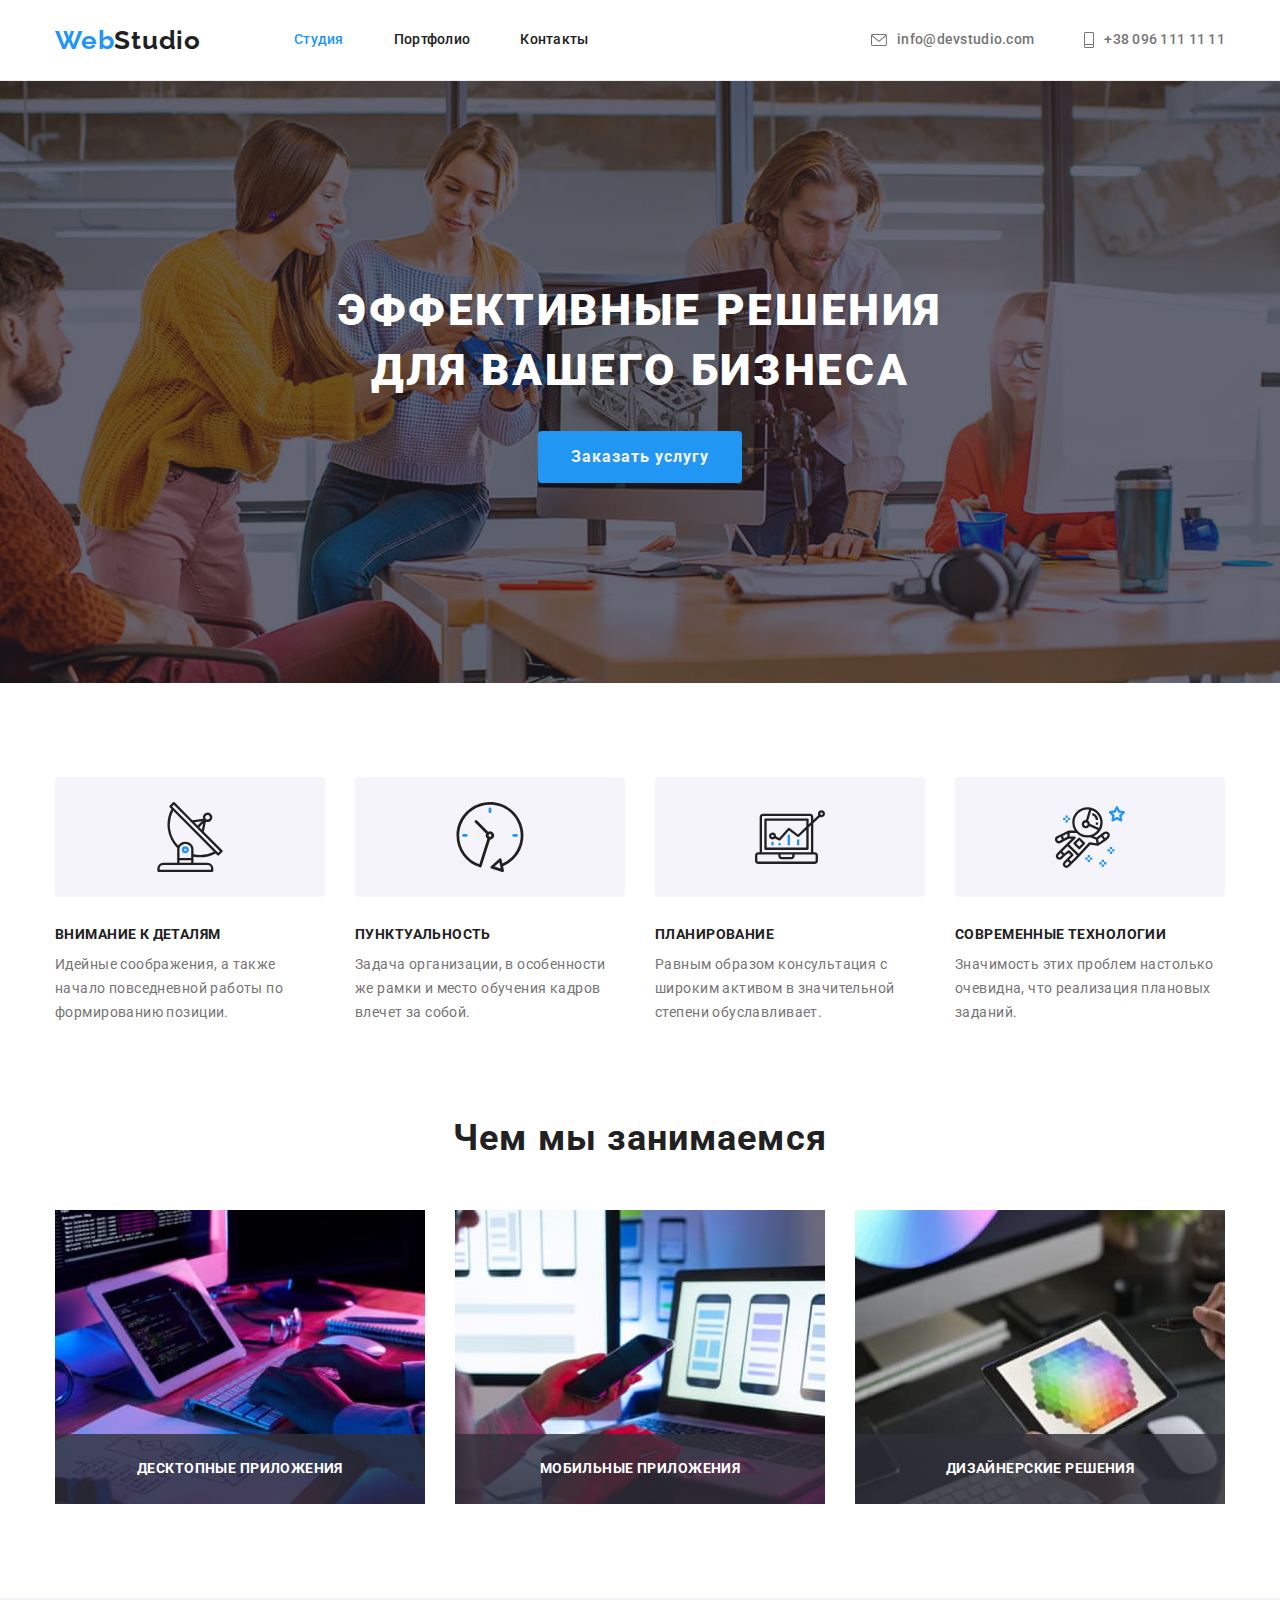
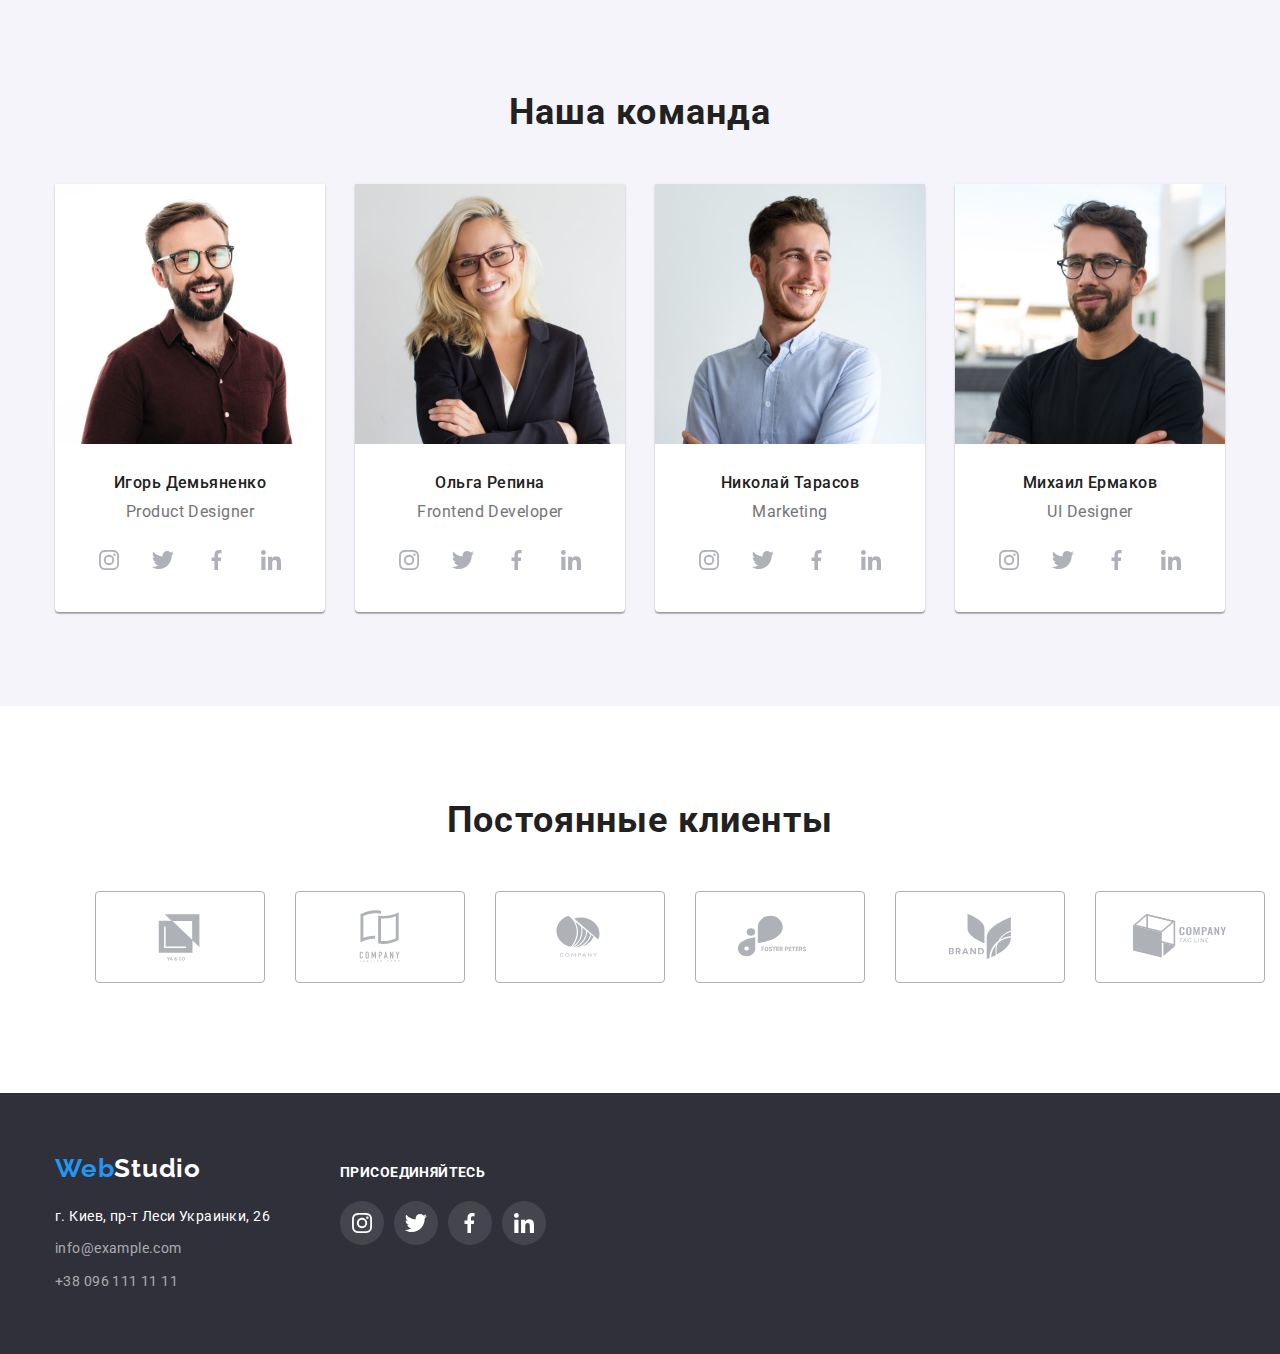
<file: index.html>
<!DOCTYPE html>
<html lang="en">

<head>
    <meta charset="UTF-8">
    <meta http-equiv="X-UA-Compatible" content="IE=edge">
    <meta name="viewport" content="width=device-width, initial-scale=1.0">
    <title>Document</title>
<link rel="preconnect" href="https://fonts.googleapis.com">
<link rel="preconnect" href="https://fonts.gstatic.com" crossorigin>
<link href="https://fonts.googleapis.com/css2?family=Raleway:wght@700&family=Roboto:wght@400;500;700;900&display=swap"
    rel="stylesheet">
        <link rel="stylesheet" href="https://cdnjs.cloudflare.com/ajax/libs/modern-normalize/1.1.0/modern-normalize.min.css">
    <link rel="stylesheet" href="./css/styles.css">
   
</head>

<body>

<!-- Шапка -->

    <header class="header nopadding">
        <div class="container header-inner">
            <nav class="main-nav">
                <a href="" class="logo"><span class="logo-web">Web</span><span class="logo-studio">Studio</span></a>
                <ul class="site-nav list">
                    <li class="item"><a href="./index.html" class="link current">Студия</a></li>
                    <li class="item"><a href="./portfolio.html" class="link">Портфолио</a></li>
                    <li class="item"><a href="" class="link">Контакты</a></li>
                </ul>
            </nav>
            <ul class="cont-nav list">
                <li class="item"><a href="info@devstudio.com" class="link">
                    <svg class="item-icon envelope">
                        <use href="images/symbol-defs.svg#icon-envelope"></use>
                    </svg>
                    info@devstudio.com</a>
                </li>
    
                <li class="item"><a href="380961111111" class="link">
                    <svg class="item-icon tel">
                        <use href="images/symbol-defs.svg#icon-Tel"></use>
                    </svg>
                    +38 096 111 11 11</a></li>
            </ul>
        </div>
    </header>
    <main>
        <!-- Герой -->
        <section class="hero">
            <div class="container">
            <h1 class="hero-title">Эффективные решения <br>для вашего бизнеса</h1>
            <button class="button">Заказать услугу</button>
            </div>
        </section>
          
          <!-- Примеры работ -->
        
            <section class="section-padding">
                <div class="container">
                <ul class="section-one">
                    <li class="section-li vector">
                        <div class="background-context">
                            <svg class="background-image">
                                <use href="images/symbol-defs.svg#icon-Vector"></use>
                            </svg>
                        </div>
                        <h3 class="section-title">Внимание к деталям</h3>
                        <p class="p">
                            Идейные соображения, а также начало повседневной работы по формированию позиции.
                        </p>
                    
                    </li>
                    <li class="section-li clock">
                        <div class="background-context">
                            <svg class="background-image">
                                <use href="images/symbol-defs.svg#icon-Clock"></use>
                            </svg>
                        </div>
                        <h3 class="section-title">Пунктуальность</h3>
                        <p class="p">
                            Задача организации, в особенности же рамки и место обучения кадров влечет за собой.
                        </p>
                    </li>
                    <li class="section-li tv">
                        <div class="background-context">
                            <svg class="background-image">
                                <use href="images/symbol-defs.svg#icon-tv"></use>
                            </svg>
                        </div>
                        <h3 class="section-title">Планирование</h3>
                        <p class="p">Равным образом консультация с широким активом в значительной степени обуславливает.
                        </p>
                    
                    </li>
                    <li class="section-li astronaut">
                        <div class="background-context">
                            <svg class="background-image">
                                <use href="images/symbol-defs.svg#icon-astronaut"></use>
                            </svg>
                        </div>
                        <h3 class="section-title">Современные технологии</h3>
                        <p class="p">
                            Значимость этих проблем настолько очевидна, что реализация плановых заданий.
                        </p>
                    </li>
                </ul>
           
            </section>
            </div>
        <!-- Вторая секция -->
        
        <section class="section-works">
            <div class="container">
            <h2 class="section-title-two">Чем мы занимаемся</h2>
            <ul class="images">
                <li class="item images">
                    <img src="./images/img-one.jpg" alt="example" width="370">
                 <div class="position">
                     <p class="position-title">Десктопные приложения</p>
                 </div>
                </li>
                <li class="item images">
                    <img src="./images/img-two.jpg" alt="example" width="370">
                    <div class="position">
                     <p class="position-title">Мобильные приложения</p>
                 </div>
                </li>

                <li class="item images">
                    <img src="./images/img-three.jpg" alt="example" width="370">
                    <div class="position">
                     <p class="position-title">Дизайнерские решения</p>
                 </div>
                </li>
            </ul>

        </section>
        </div>
        <!-- Третья секция -->
       
        <section class="section-color">
            <div class="container">
          <h2 class="section-title-second">Наша команда</h2>
            <ul class="two">
                <li class="bgc">
                    <img src="./images/img-01.jpg" alt="example" width="270" class="images-one">
                   <div class="div">
                        <h3 class="section-title-three">Игорь Демьяненко</h3>
                        <p class="paragraph">Product Designer</p>
                        <ul class="social-links">
                     <li>
                        <a href="https://www.instagram.com" class="link" aria-label="Instagram">
                            <svg class="link-icon" height="20">
                                <use href="./images/symbol-defs.svg#icon-instagram"></use>
                            </svg>
                        </a>
                     </li>
                     <li>
                         <a href="https://twitter.com/?lang=ru" class="link" aria-label="Twitter">
                        <svg class="link-icon" height="20">
                            <use href="./images/symbol-defs.svg#icon-Twitter"></use>
                        </svg>
                    </a>
                    </li>
                    <li>
                        <a href="https://www.facebook.com" class="link" aria-label="Facebook">
                            <svg class="link-icon" height="20">
                                <use href="./images/symbol-defs.svg#icon-Facebook"></use>
                            </svg>
                        </a>
                    </li>
                    <li>
                        <a href="https://www.instagram.com" class="link" aria-label="Linkedin">
                            <svg class="link-icon" height="20">
                                <use href="./images/symbol-defs.svg#icon-linkedin"></use>
                            </svg>
                        </a>
                    </li>
                 </ul>

                   </div>
                   
                 
                <li class="bgc">
                   <img src="./images/img-02.jpg" alt="example" width="270" class="images-two">
                    <div class="div">
                        <h3 class="section-title-three">Ольга Репина</h3>
                        <p class="paragraph">Frontend Developer</p>
                        <ul class="social-links">
                        <li>
                            <a href="https://www.instagram.com" class="link" aria-label="Instagram">
                                <svg class="link-icon" height="20">
                                    <use href="./images/symbol-defs.svg#icon-instagram"></use>
                                </svg>
                            </a>
                        </li>
                        <li>
                            <a href="https://twitter.com/?lang=ru" class="link" aria-label="Twitter">
                                <svg class="link-icon" height="20">
                                    <use href="./images/symbol-defs.svg#icon-Twitter"></use>
                                </svg>
                            </a>
                        </li>
                        <li>
                            <a href="https://www.facebook.com" class="link" aria-label="Facebook">
                                <svg class="link-icon" height="20">
                                    <use href="./images/symbol-defs.svg#icon-Facebook"></use>
                                </svg>
                            </a>
                        </li>
                        <li>
                            <a href="https://www.instagram.com" class="link" aria-label="Linkedin">
                                <svg class="link-icon"height="20">
                                    <use href="./images/symbol-defs.svg#icon-linkedin"></use>
                                </svg>
                            </a>
                        </li
                    </ul>
                    </div>
                    
                    
                </li>
                    <li class="bgc">
                       <img src="./images/img-03.jpg" alt="example" width="270" class="images-three">
                       <div class="div">
                            <h3 class="section-title-three">Николай Тарасов</h3>
                            <p class="paragraph">Marketing</p>
                            <ul class="social-links">
                        <li>
                            <a href="https://www.instagram.com" class="link" aria-label="Instagram">
                                <svg class="link-icon"  height="20">
                                    <use href="./images/symbol-defs.svg#icon-instagram"></use>
                                </svg>
                            </a>
                        </li>
                        <li>
                            <a href="https://twitter.com/?lang=ru" class="link" aria-label="Twitter">
                                <svg class="link-icon" height="20">
                                    <use href="./images/symbol-defs.svg#icon-Twitter"></use>
                                </svg>
                            </a>
                        </li>
                        <li>
                            <a href="https://www.facebook.com" class="link" aria-label="Facebook">
                                <svg class="link-icon" height="20">
                                    <use href="./images/symbol-defs.svg#icon-Facebook"></use>
                                </svg>
                            </a>
                        </li>
                        <li>
                            <a href="https://www.instagram.com" class="link" aria-label="Linkedin">
                                <svg class="link-icon" height="20">
                                    <use href="./images/symbol-defs.svg#icon-linkedin"></use>
                                </svg>
                            </a>
                        </li>
                    </ul>
                       </div>
                    </li>

                    <li class="bgc">
                        <img src="./images/img-04.jpg" alt="example" width="270" class="images-four">
                       <div class="div">
                            <h3 class="section-title-three">Михаил Ермаков</h3>
                            <p class="paragraph">UI Designer</p>
                            <ul class="social-links">
                        <li>
                            <a href="https://www.instagram.com" class="link" aria-label="Instagram">
                                <svg class="link-icon" height="20">
                                    <use href="./images/symbol-defs.svg#icon-instagram"></use>
                                </svg>
                            </a>
                        </li>
                        <li>
                            <a href="https://twitter.com/?lang=ru" class="link" aria-label="Twitter">
                                <svg class="link-icon" height="20">
                                    <use href="./images/symbol-defs.svg#icon-Twitter"></use>
                                </svg>
                            </a>
                        </li>
                        <li>
                            <a href="https://www.facebook.com" class="link" aria-label="Facebook">
                                <svg class="link-icon" height="20">
                                    <use href="./images/symbol-defs.svg#icon-Facebook"></use>
                                </svg>
                            </a>
                        </li>
                        <li>
                            <a href="https://www.instagram.com" class="link" aria-label="Linkedin">
                                <svg class="link-icon"  height="20">
                                    <use href="./images/symbol-defs.svg#icon-linkedin"></use>
                                </svg>
                            </a>
                        </li>
                    </ul>
                       </div>
                    
                    </li>
                    </ul>
                </section>

                <section class="padding-clients">
                    <div class="container permanent-clients">
                        <h2 class="section-title-second">Постоянные клиенты</h2>
                        <ul class="clients">
                            <li class="clients-image">
                                <a href="" class="clients-link">
                                    <svg class="clients-logo" width="106" height="60">
                                        <use href="images/symbol-defs.svg#icon-Logo"></use>
                                    </svg>
                                </a>
                            </li>
                            <li class="clients-image">
                                <a href="" class="clients-link">
                                    <svg class="clients-logo" width="106" height="60">
                                        <use href="images/symbol-defs.svg#icon-Logo-two"></use>
                                    </svg>
                                </a>
                            </li>
                            <li class="clients-image">
                                <a href="" class="clients-link">
                                    <svg class="clients-logo" width="106" height="60">
                                        <use href="images/symbol-defs.svg#icon-Logo-three"></use>
                                    </svg>
                                </a>
                            </li>
                            <li class="clients-image">
                                <a href="" class="clients-link">
                                    <svg class="clients-logo" width="106" height="60">
                                        <use href="images/symbol-defs.svg#icon-Logo-four"></use>
                                    </svg>
                                </a>
                            </li>
                            <li class="clients-image">
                                <a href="" class="clients-link">
                                    <svg class="clients-logo" width="106" height="60">
                                        <use href="images/symbol-defs.svg#icon-Logo-five"></use>
                                    </svg>
                                </a>
                            </li>
                            <li class="clients-image">
                                <a href="" class="clients-link">
                                    <svg class="clients-logo" width="106" height="60">
                                        <use href="images/symbol-defs.svg#icon-Logo-six"></use>
                                    </svg>
                                </a>
                            </li>
                            
                            
                        </ul>
                    </div>
                </section>

            
    </main>

   
    <footer class="footer">
        <div class="container footer-distance">
        <div>
        <a href="" class="logo"><span class="logo-web">Web</span><span class="logo-studio-two">Studio</span></a>
         
<address class="add">
    <p class="direction">г. Киев, пр-т Леси Украинки, 26</p>
    <ul class="adress-nav">
        <li class="margin"><a href="info@example.com" class="adress-link margin">info@example.com</a></li>
        <li><a href="+380961111111" class="adress-link" >+38 096 111 11 11</a></li>
    </ul>
</address>
</div>

<div class="footer-links">
    <h2 class="join">Присоединяйтесь</h2>
    <ul class="social-links footer-icon">
                        <li>
                            <a href="https://www.instagram.com" class="link footer-bgc" aria-label="Instagram">
                                <svg class="link-icon-footer" height="20">
                                    <use href="./images/symbol-defs.svg#icon-instagram"></use>
                                </svg>
                            </a>
                        </li>
                        <li>
                            <a href="https://twitter.com/?lang=ru" class="link footer-bgc" aria-label="Twitter">
                                <svg class="link-icon-footer" height="20">
                                    <use href="./images/symbol-defs.svg#icon-Twitter"></use>
                                </svg>
                            </a>
                        </li>
                        <li>
                            <a href="https://www.facebook.com" class="link footer-bgc" aria-label="Facebook">
                                <svg class="link-icon-footer" height="20">
                                    <use href="./images/symbol-defs.svg#icon-Facebook"></use>
                                </svg>
                            </a>
                        </li>
                        <li>
                            <a href="https://www.instagram.com" class="link footer-bgc" aria-label="Linkedin">
                                <svg class="link-icon-footer" height="20">
                                    <use href="./images/symbol-defs.svg#icon-linkedin"></use>
                                </svg>
                            </a>
                        </li>
                    </ul>
</div>
</div>
    </footer>
    
    
</body>

</html>
</file>
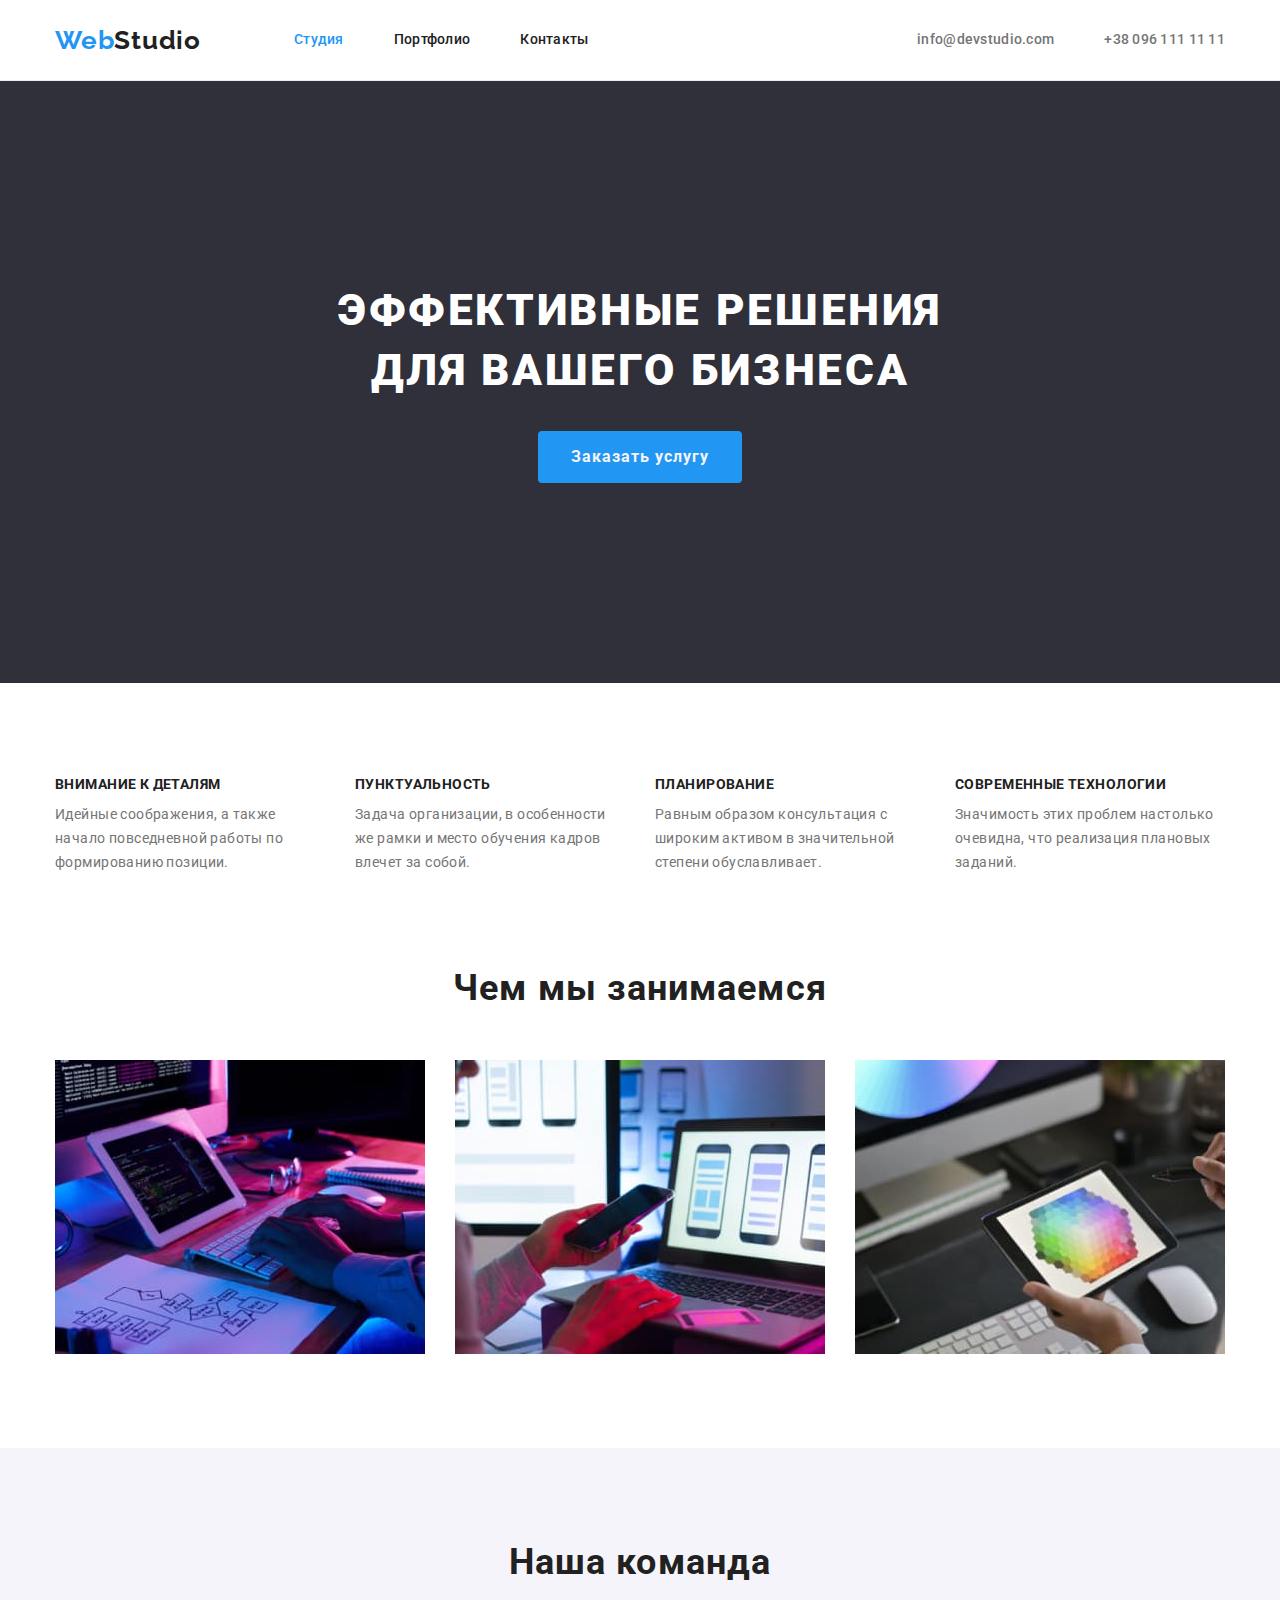
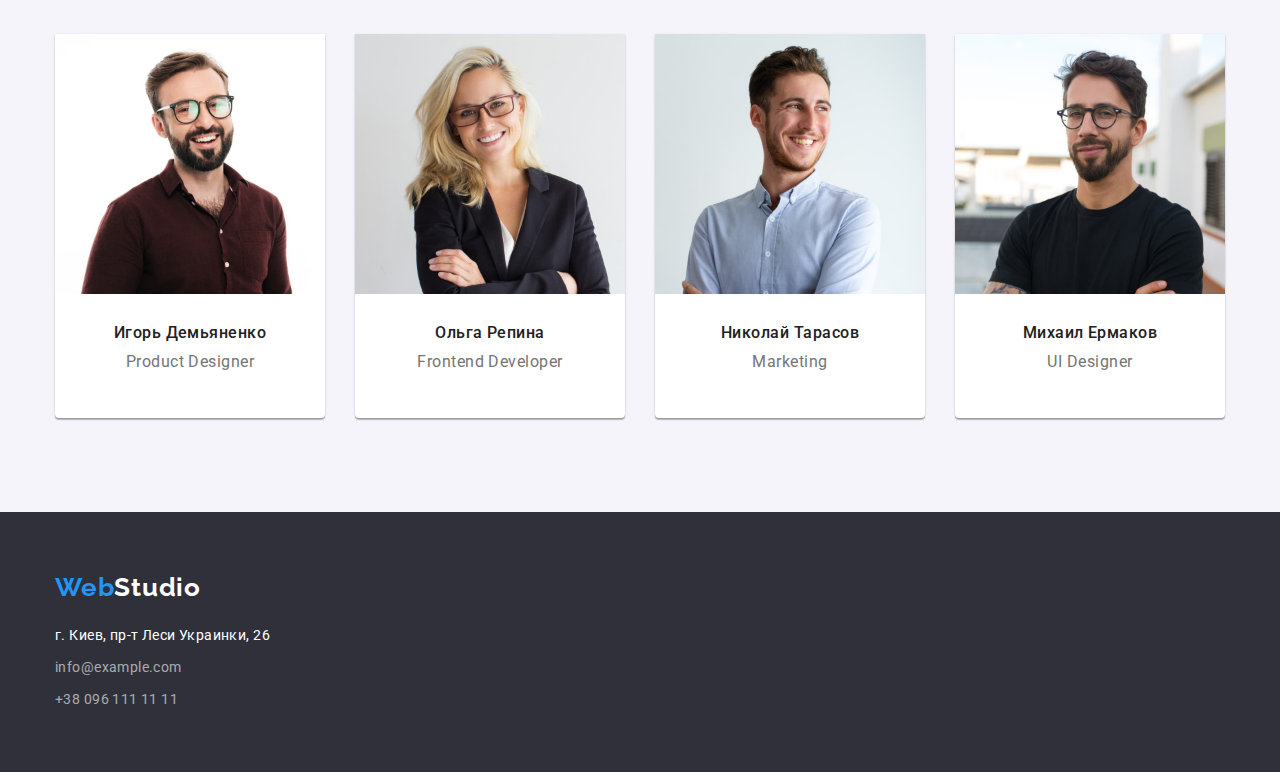
<file: goit-markup-hw-03-main/index.html>
<!DOCTYPE html>
<html lang="en">

<head>
    <meta charset="UTF-8">
    <meta http-equiv="X-UA-Compatible" content="IE=edge">
    <meta name="viewport" content="width=device-width, initial-scale=1.0">
    <title>Document</title>
<link rel="preconnect" href="https://fonts.googleapis.com">
<link rel="preconnect" href="https://fonts.gstatic.com" crossorigin>
<link href="https://fonts.googleapis.com/css2?family=Raleway:wght@700&family=Roboto:wght@400;500;700;900&display=swap"
    rel="stylesheet">
        <link rel="stylesheet" href="https://cdnjs.cloudflare.com/ajax/libs/modern-normalize/1.1.0/modern-normalize.min.css">
    <link rel="stylesheet" href="./css/styles.css">
   
</head>

<body>

<!-- Шапка -->

    <header class="header nopadding">
        <div class="container">
            <div class="header-inner">
                <nav class="main-nav">
                    <a href="" class="logo"><span class="logo-web">Web</span><span class="logo-studio">Studio</span></a>
                    <ul class="site-nav list">
                        <li class="item"><a href="./index.html" class="link current">Студия</a></li>
                        <li class="item"><a href="./portfolio.html" class="link">Портфолио</a></li>
                        <li class="item"><a href="" class="link">Контакты</a></li>
                    </ul>
                </nav>
                <ul class="cont-nav list">
                    <li class="item"><a href="info@devstudio.com" class="link">info@devstudio.com</a></li>
                    <li class="item"><a href="380961111111" class="link">+38 096 111 11 11</a></li>
                </ul>
            </div>
        </div>
    </header>
 
    <main>
        <!-- Герой -->
        <section class="hero">
            <div class="container">
            <h1 class="hero-title">Эффективные решения <br>для вашего бизнеса</h1>
            <button class="button">Заказать услугу</button>
            </div>
        </section>
          
          <!-- Примеры работ -->
        
            <section class="section-padding">
                <div class="container">
                <ul class="section-one">
                    <li class="section-li">
                        <h3 class="section-title">Внимание к деталям</h3>
                        <p class="p">
                            Идейные соображения, а также начало повседневной работы по формированию позиции.
                        </p>
                    
                    </li>
                    <li class="section-li">
                        <h3 class="section-title">Пунктуальность</h3>
                        <p class="p">
                            Задача организации, в особенности же рамки и место обучения кадров влечет за собой.
                        </p>
                    </li>
                    <li class="section-li">
                        <h3 class="section-title">Планирование</h3>
                        <p class="p">Равным образом консультация с широким активом в значительной степени обуславливает.
                        </p>
                    
                    </li>
                    <li class="section-li">
                        <h3 class="section-title">Современные технологии</h3>
                        <p class="p">
                            Значимость этих проблем настолько очевидна, что реализация плановых заданий.
                        </p>
                    </li>
                </ul>
           
            </section>
            </div>
        <!-- Вторая секция -->
        
        <section class="section-works">
            <div class="container">
            <h2 class="section-title-two">Чем мы занимаемся</h2>
            <ul class="images">
                <li class="item images">
                    <img src="./images/img-one.jpg" alt="example" width="370">

                </li>
                <li class="item images">
                    <img src="./images/img-two.jpg" alt="example" width="370">
                </li>
                <li class="item images">
                    <img src="./images/img-three.jpg" alt="example" width="370">
                </li>
            </ul>

        </section>
        </div>
        <!-- Третья секция -->
       
        <section class="section-color">
            <div class="container">
          <h2 class="section-title-second">Наша команда</h2>
            <ul class="two">
                <li class="bgc">
                    <img src="./images/img-01.jpg" alt="example" width="270" class="images-one">
                   <div class="div">
                        <h3 class="section-title-three">Игорь Демьяненко</h3>
                        <p class="paragraph">Product Designer</p>
                   </div>
                </li>
                
                <li class="bgc">
                   <img src="./images/img-02.jpg" alt="example" width="270" class="images-two">
                    <div class="div">
                        <h3 class="section-title-three">Ольга Репина</h3>
                        <p class="paragraph">Frontend Developer</p>
                    </div>
                </li>
                    <li class="bgc">
                       <img src="./images/img-03.jpg" alt="example" width="270" class="images-three">
                       <div class="div">
                            <h3 class="section-title-three">Николай Тарасов</h3>
                            <p class="paragraph">Marketing</p>
                       </div>
                    </li>
                    <li class="bgc">
                        <img src="./images/img-04.jpg" alt="example" width="270" class="images-four">
                       <div class="div">
                            <h3 class="section-title-three">Михаил Ермаков</h3>
                            <p class="paragraph">UI Designer</p>
                       </div>
                    </li>
                    
                
            </ul>

        </section>
        </div>
    </main>

   
    <footer class="footer">
        <div class="container">
        <a href="" class="logo"><span class="logo-web">Web</span><span class="logo-studio-two">Studio</span></a>
         
<address class="add">
    <p class="direction">г. Киев, пр-т Леси Украинки, 26</p>
    <ul class="adress-nav">
        <li class="margin"><a href="info@example.com" class="adress-link margin">info@example.com</a></li>
        <li><a href="+380961111111" class="adress-link" >+38 096 111 11 11</a></li>
    </ul>
</address>
</div>
    </footer>
    
    
</body>

</html>
</file>
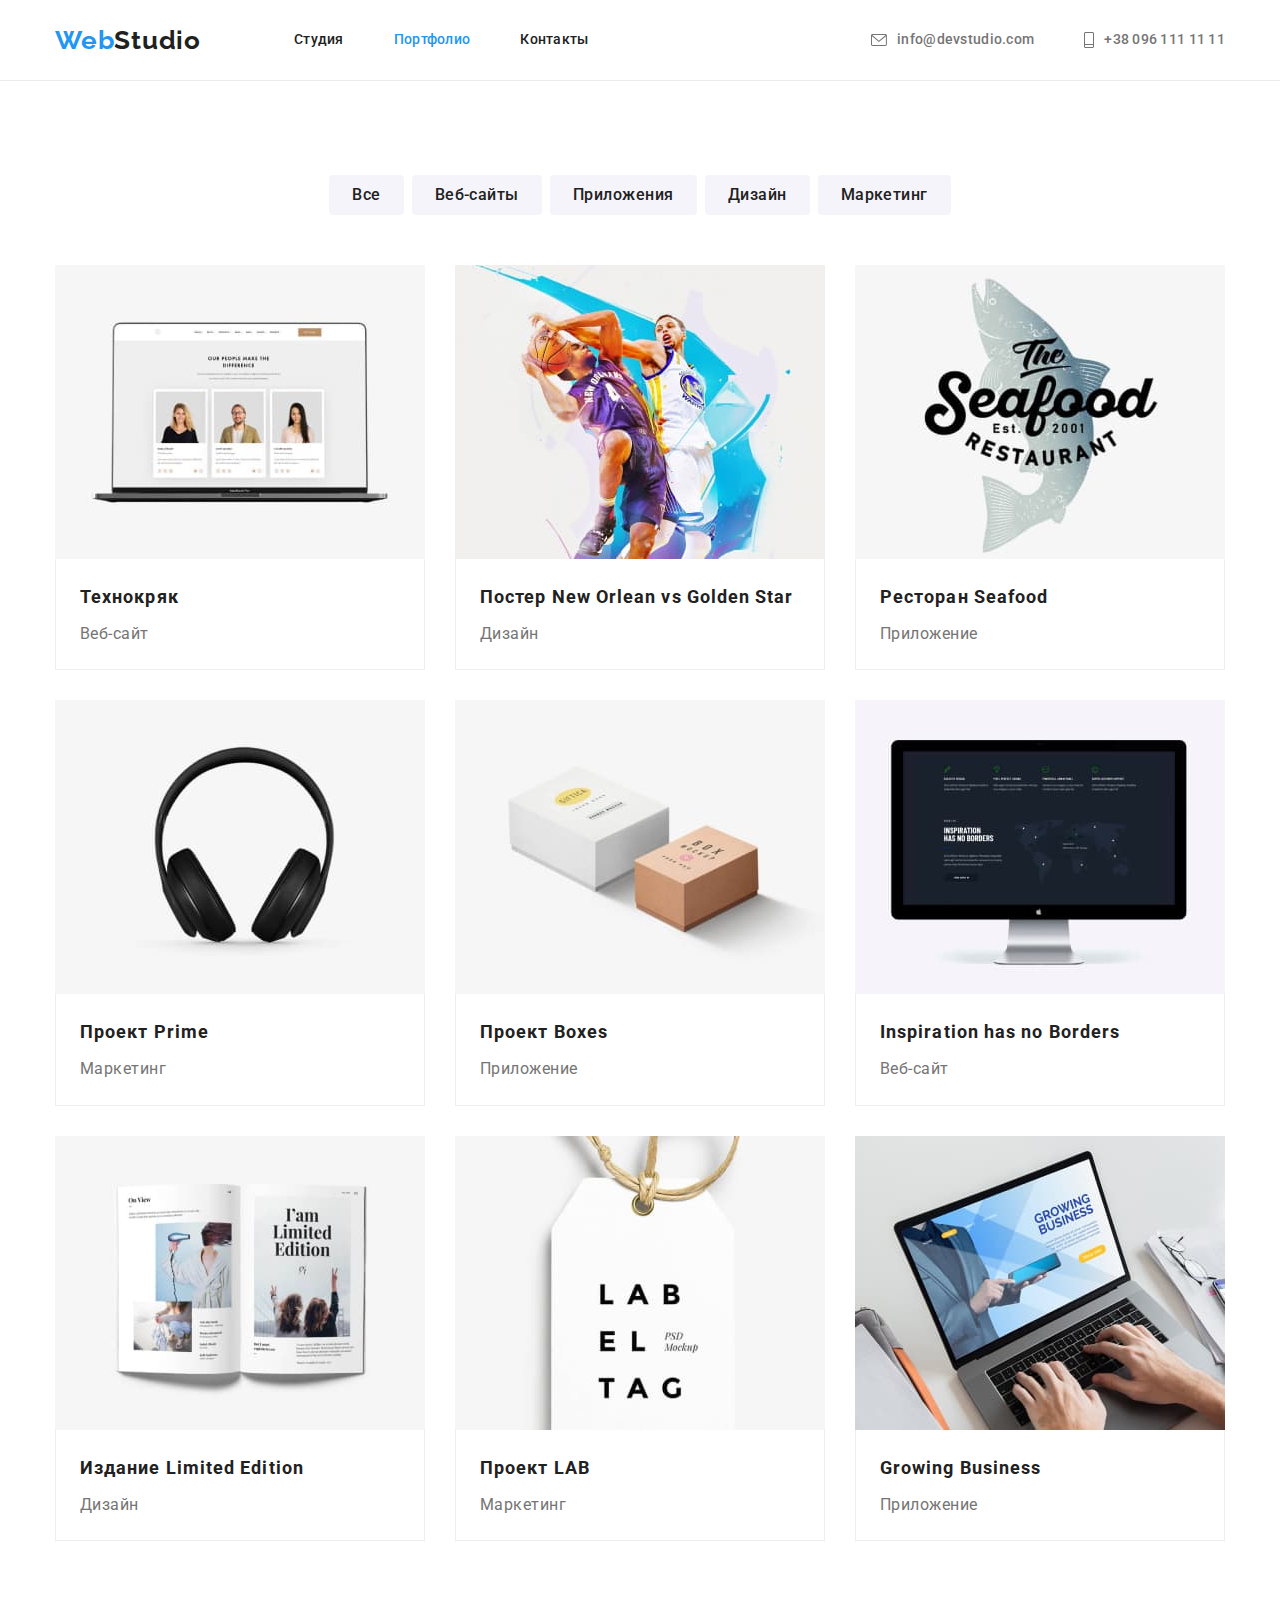
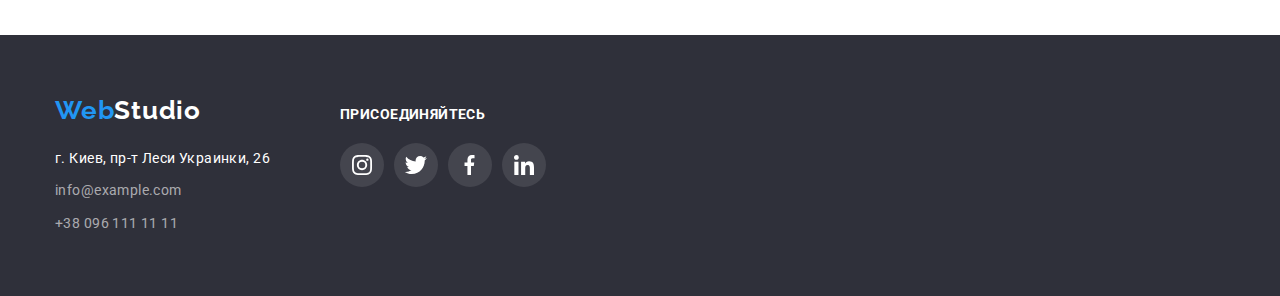
<file: portfolio.html>
<!DOCTYPE html>
<html lang="en">
<head>
    <meta charset="UTF-8">
    <meta http-equiv="X-UA-Compatible" content="IE=edge">
    <meta name="viewport" content="width=device-width, initial-scale=1.0">
    <title>Document</title>
<link rel="preconnect" href="https://fonts.googleapis.com">
<link rel="preconnect" href="https://fonts.gstatic.com" crossorigin>
<link href="https://fonts.googleapis.com/css2?family=Raleway:wght@700&family=Roboto:wght@400;500;700;900&display=swap"
    rel="stylesheet">
        <link rel="stylesheet" href="https://cdnjs.cloudflare.com/ajax/libs/modern-normalize/1.1.0/modern-normalize.min.css">
    <link rel="stylesheet" href="./css/styles.css">
   
</head> 


<body>
   
<header class="header nopadding">
    <div class="container header-inner">
        <nav class="main-nav">
            <a href="" class="logo"><span class="logo-web">Web</span><span class="logo-studio">Studio</span></a>
            <ul class="site-nav list">
                <li class="item"><a href="./index.html" class="link">Студия</a></li>
                <li class="item"><a href="./portfolio.html" class="link current">Портфолио</a></li>
                <li class="item"><a href="" class="link">Контакты</a></li>
            </ul>
        </nav>
        <ul class="cont-nav list">
            <li class="item"><a href="info@devstudio.com" class="link">
                    <svg class="item-icon envelope">
                        <use href="images/symbol-defs.svg#icon-envelope"></use>
                    </svg>
                    info@devstudio.com</a></li>

            <li class="item"><a href="380961111111" class="link">
                    <svg class="item-icon tel">
                        <use href="images/symbol-defs.svg#icon-Tel"></use>
                    </svg>
                    +38 096 111 11 11</a></li>
        </ul>
    </div>
</header>
    <main>
        <section class="padding">
            <div class="container">
            <ul class="portfolio">
                <li class="item-two"><button class="button-two">Все</button></li>
                <li class="item-two"><button class="button-two">Веб-сайты</button></li>
                <li class="item-two"><button class="button-two">Приложения</button></li>
                <li class="item-two"><button class="button-two">Дизайн</button></li>
                <li class="item-two"><button class="button-two">Маркетинг</button></li>
            </ul>
            
                <ul class="portfolio-flex">
                    <li class="flex-element">
                        <a href="" class="cards-shadow">
                            <img src="./images-2/img-1.jpg" alt="example" width="370" class="img">
                            <div class="div-portfolio">
                                <h2 class="head-two">Технокряк</h2>
                                <p class="paragraph-two">Веб-сайт</p>
                                </div>
                        </a>
                    
                        
                    </li>
                
                    <li class="flex-element">
                        <a href="" class="cards-shadow">
                            <img src="./images-2/img-2.jpg" alt="example" width="370" class="img">
                            <div class="div-portfolio">
                                <h2 class="head-two">Постер New Orlean vs Golden Star</h2>
                                <p class="paragraph-two">Дизайн</p>
                                </div>
                        </a>
                        
                    </li>
                
                    <li class="flex-element">
                        <a href="" class="cards-shadow">
                            <img src="./images-2/img-3.jpg" alt="example" width="370" class="img">
                            <div class="div-portfolio">
                                <h2 class="head-two">Ресторан Seafood</h2>
                                <p class="paragraph-two">Приложение</p>
                                </div>
                        </a>
                       
                    </li>
                
                    <li class="flex-element">
                        <a href="" class="cards-shadow">
                            <img src="./images-2/img-4.jpg" alt="example" width="370" class="img">
                            <div class="div-portfolio">
                                <h2 class="head-two">Проект Prime</h2>
                                <p class="paragraph-two">Маркетинг</p>
                                </div>
                        </a>
                    </li>
                
                    <li class="flex-element">
                        <a href="" class="cards-shadow">
                             <img src="./images-2/img-5.jpg" alt="example" width="370" class="img">
                            <div class="div-portfolio">
                                <h2 class="head-two">Проект Boxes</h2>
                                <p class="paragraph-two">Приложение</p>
                                </div>
                        </a>
                    </li>
                
                    <li class="flex-element">
                        <a href="" class="cards-shadow">
                            <img src="./images-2/img-6.jpg" alt="example" width="370" class="img">
                            <div class="div-portfolio">
                                <h2 class="head-two">Inspiration has no Borders</h2>
                                <p class="paragraph-two">Веб-сайт</p>
                                </div>
                        </a>
                    </li>
                
                    <li class="flex-element">
                        <a href="" class="cards-shadow">
                            <img src="./images-2/img-7.jpg" alt="example" width="370" class="img">
                            <div class="div-portfolio">
                                <h2 class="head-two">Издание Limited Edition</h2>
                                <p class="paragraph-two">Дизайн</p>
                                </div>
                        </a>
                    </li>
                
                    <li class="flex-element">
                        <a href="" class="cards-shadow">
                            <img src="./images-2/img-8.jpg" alt="example" width="370" class="img">
                            <div class="div-portfolio">
                                <h2 class="head-two">Проект LAB</h2>
                                <p class="paragraph-two">Маркетинг</p>
                                </div>
                        </a>
                    </li>
                
                    <li class="flex-element">
                        <a href="" class="cards-shadow">
                            <img src="./images-2/img-9.jpg" alt="example" width="370" class="img">
                            <div class="div-portfolio">
                                <h2 class="head-two">Growing Business</h2>
                                <p class="paragraph-two">Приложение</p>
                                </div>
                        </a>
                 </li>
                </ul>
            
        </section>


    </main>
    
   <footer class="footer">
        <div class="container footer-distance">
        <div>
        <a href="" class="logo"><span class="logo-web">Web</span><span class="logo-studio-two">Studio</span></a>
         
<address class="add">
    <p class="direction">г. Киев, пр-т Леси Украинки, 26</p>
    <ul class="adress-nav">
        <li class="margin"><a href="info@example.com" class="adress-link margin">info@example.com</a></li>
        <li><a href="+380961111111" class="adress-link" >+38 096 111 11 11</a></li>
    </ul>
</address>
</div>

<div class="footer-links">
    <h2 class="join">Присоединяйтесь</h2>
    <ul class="social-links footer-icon">
                        <li>
                            <a href="https://www.instagram.com" class="link footer-bgc" aria-label="Instagram">
                                <svg class="link-icon-footer" widht="20" height="20">
                                    <use href="./images/symbol-defs.svg#icon-instagram"></use>
                                </svg>
                            </a>
                        </li>
                        <li>
                            <a href="https://twitter.com/?lang=ru" class="link footer-bgc" aria-label="Twitter">
                                <svg class="link-icon-footer" widht="20" height="20">
                                    <use href="./images/symbol-defs.svg#icon-Twitter"></use>
                                </svg>
                            </a>
                        </li>
                        <li>
                            <a href="https://www.facebook.com" class="link footer-bgc" aria-label="Facebook">
                                <svg class="link-icon-footer" widht="20" height="20">
                                    <use href="./images/symbol-defs.svg#icon-Facebook"></use>
                                </svg>
                            </a>
                        </li>
                        <li>
                            <a href="https://www.instagram.com" class="link footer-bgc" aria-label="Linkedin">
                                <svg class="link-icon-footer" widht="20" height="20">
                                    <use href="./images/symbol-defs.svg#icon-linkedin"></use>
                                </svg>
                            </a>
                        </li>
                    </ul>
</div>
</div>
    </footer>

    
</body>
</html>
</file>
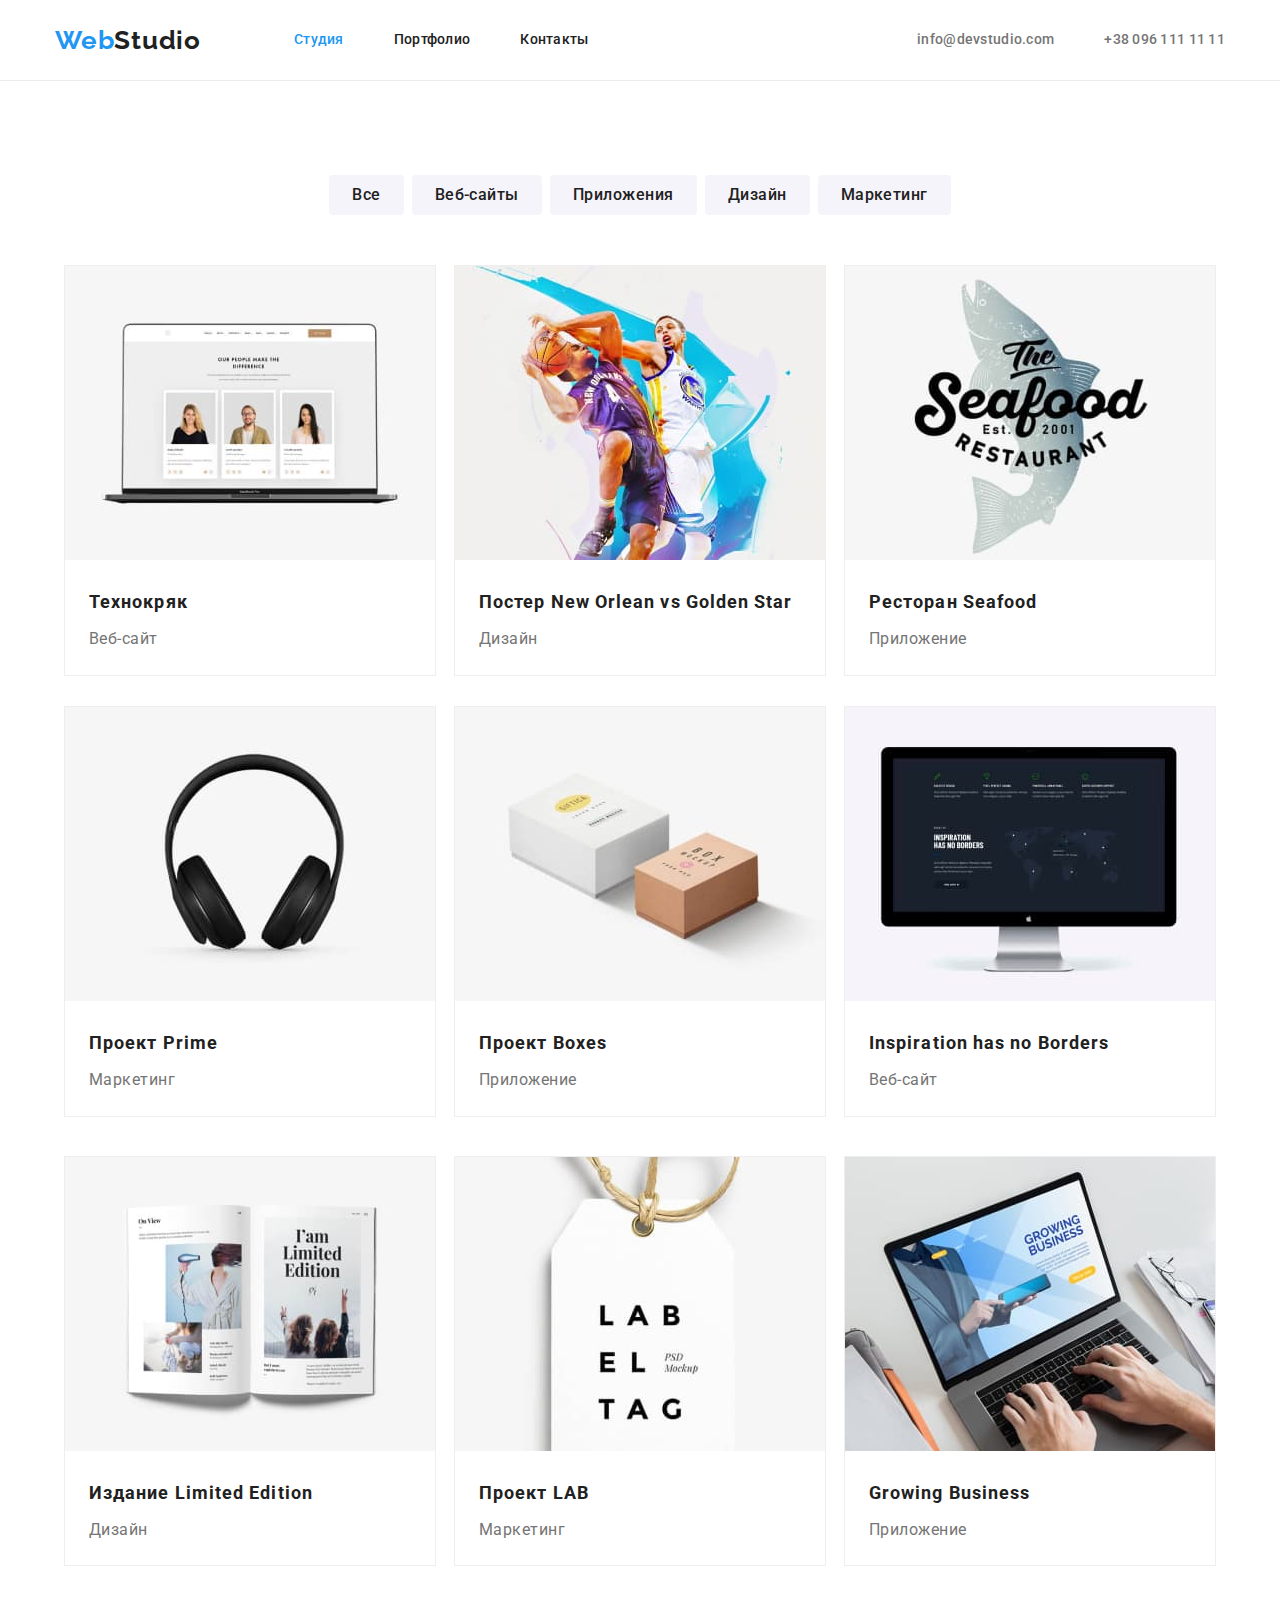
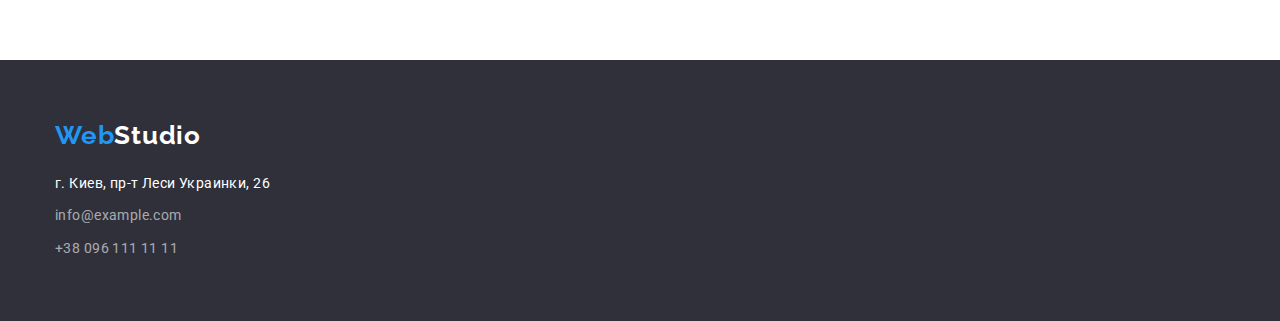
<file: goit-markup-hw-03-main/portfolio.html>
<!DOCTYPE html>
<html lang="en">
<head>
    <meta charset="UTF-8">
    <meta http-equiv="X-UA-Compatible" content="IE=edge">
    <meta name="viewport" content="width=device-width, initial-scale=1.0">
    <title>Document</title>
<link rel="preconnect" href="https://fonts.googleapis.com">
<link rel="preconnect" href="https://fonts.gstatic.com" crossorigin>
<link href="https://fonts.googleapis.com/css2?family=Raleway:wght@700&family=Roboto:wght@400;500;700;900&display=swap"
    rel="stylesheet">
        <link rel="stylesheet" href="https://cdnjs.cloudflare.com/ajax/libs/modern-normalize/1.1.0/modern-normalize.min.css">
    <link rel="stylesheet" href="./css/styles.css">
   
</head> 


<body>
   
<header class="header nopadding">
    <div class="container">
        <div class="header-inner">
            <nav class="main-nav">
                <a href="" class="logo"><span class="logo-web">Web</span><span class="logo-studio">Studio</span></a>
                <ul class="site-nav list">
                    <li class="item"><a href="./index.html" class="link current">Студия</a></li>
                    <li class="item"><a href="./portfolio.html" class="link">Портфолио</a></li>
                    <li class="item"><a href="" class="link">Контакты</a></li>
                </ul>
            </nav>
            <ul class="cont-nav list">
                <li class="item"><a href="info@devstudio.com" class="link">info@devstudio.com</a></li>
                <li class="item"><a href="380961111111" class="link">+38 096 111 11 11</a></li>
            </ul>
        </div>
    </div>
</header>
    <main>
        <section>
            <div class="container">
            <ul class="portfolio">
                <li class="item-two"><button class="button-two">Все</button></li>
                <li class="item-two"><button class="button-two">Веб-сайты</button></li>
                <li class="item-two"><button class="button-two">Приложения</button></li>
                <li class="item-two"><button class="button-two">Дизайн</button></li>
                <li class="item-two"><button class="button-two">Маркетинг</button></li>
            </ul>
            
                <ul class="portfolio-flex">
                    <li class="flex-element">
                        <a href=""><img src="./images-2/img-1.jpg" alt="example" width="370">
                        <h2 class="head-two">Технокряк</h2>
                        <p class="paragraph-two">Веб-сайт</p></a>
                        
                    </li>
                    <li class="flex-element">
                        <a href=""><img src="./images-2/img-2.jpg" alt="example" width="370">
                        <h2 class="head-two">Постер New Orlean vs Golden Star</h2>
                        <p class="paragraph-two">Дизайн</p></a>
                    </li>
                    <li class="flex-element">
                        <a href=""><img src="./images-2/img-3.jpg" alt="example" width="370">
                        <h2 class="head-two">Ресторан Seafood</h2>
                        <p class="paragraph-two">Приложение</p></a>
                    </li>
                    <li class="flex-element margin">
                       <a href=""><img src="./images-2/img-4.jpg" alt="example" width="370">
                    <h2 class="head-two">Проект Prime</h2>
                    <p class="paragraph-two">Маркетинг</p></a>
                    </li>
                    <li class="flex-element margin">
                        <a href=""><img src="./images-2/img-5.jpg" alt="example" width="370">
                        <h2 class="head-two">Проект Boxes</h2>
                        <p class="paragraph-two">Приложение</p></a>
                    </li>
                    <li class="flex-element margin">
                       <a href=""><img src="./images-2/img-6.jpg" alt="example" width="370">
                    <h2 class="head-two">Inspiration has no Borders</h2>
                    <p class="paragraph-two">Веб-сайт</p></a>
                    </li>
                    <li class="flex-element margin w">
                        <a href=""><img src="./images-2/img-7.jpg" alt="example" width="370">
                        <h2 class="head-two">Издание Limited Edition</h2>
                        <p class="paragraph-two">Дизайн</p></a>
                  </li>
                  <li class="flex-element margin w">
                     <a href=""><img src="./images-2/img-8.jpg" alt="example" width="370">
                    <h2 class="head-two">Проект LAB</h2>
                    <p class="paragraph-two">Маркетинг</p></a>
                  </li>
                  <li class="flex-element margin w">
                     <a href=""><img src="./images-2/img-9.jpg" alt="example" width="370">
                    <h2 class="head-two">Growing Business</h2>
                    <p class="paragraph-two">Приложение</p></a>

                  </li>
                </ul>
                <div>
            
        </section>
        

    </main>
    
    <footer class="footer">
        <div class="container">
            <a href="" class="logo"><span class="logo-web">Web</span><span class="logo-studio-two">Studio</span></a>
    
            <address class="add">
                <p class="direction">г. Киев, пр-т Леси Украинки, 26</p>
                <ul class="adress-nav">
                    <li class="margin"><a href="info@example.com" class="adress-link margin">info@example.com</a></li>
                    <li><a href="+380961111111" class="adress-link">+38 096 111 11 11</a></li>
                </ul>
            </address>
        </div>
    </footer>

    
</body>
</html>
</file>
<file: css/styles.css>
body {
  background-color: #ffffff;
  color: #757575;
  font-family: Roboto, sans-serif;
}
ul {
  list-style: none;
}
a {
  text-decoration: none;
}

:root {
  --primary-text-color: #212121;
  --title-text-color: #757575;
  --accent-text-color: #2196f3;
}

.header {
  background-color: #ffffff;
  border-bottom: 1px solid #ececec;
}

.header-inner {
  display: flex;
  align-items: center;
  height: 80px;
}

/* Portfolio */

.head-two {
  color: var(--primary-text-color);
  font-weight: bold;
  font-size: 18px;
  line-height: 2;
  letter-spacing: 0.06em;

  margin-top: 0px;
  margin-bottom: 4px;
  margin-left: 0px;
  margin-right: 0px;
}
.paragraph-two {
  color: var(--title-text-color);
  font-weight: normal;
  font-size: 16px;
  line-height: 1.9;
  letter-spacing: 0.03em;

  margin: 0px;
}
.img {
  display: block;
}
.portfolio {
  display: flex;
  padding-left: 0px;
  justify-content: center;
  margin-top: 0px;
  margin-bottom: 50px;
}
.div-portfolio {
  padding: 20px 24px;
  border-bottom: 1px solid #eeeeee;
  border-left: 1px solid #eeeeee;
  border-right: 1px solid #eeeeee;
}

.portfolio-flex {
  display: flex;
  flex-wrap: wrap;
  padding-left: 0px;
  margin-top: 0px;
  margin-bottom: -30px;
  margin-right: -30px;
}

.flex-element {
  margin-right: 30px;
  margin-bottom: 30px;
  width: 370px;
}
.cards-shadow{
  display: block;
}
.cards-shadow:hover,
.cards-shadow:focus{
  box-shadow: 0px 1px 1px rgba(0, 0, 0, 0.12),
  0px 4px 4px rgba(0, 0, 0, 0.06),
  1px 4px 6px rgba(0, 0, 0, 0.16);
}


.item-two + .item-two {
  margin-left: 8px;
}

/* Main-nav */
.main-nav {
  display: flex;
  align-items: center;
}
/* Logo */
.logo {
  font-family: Raleway, sans-serif;
  font-weight: bold;
  font-size: 26px;
  line-height: 1.19;
  letter-spacing: 0.03em;
}

.logo-web {
  color: #2196f3;
}
.logo-studio {
  color: #212121;
}
.logo-studio-two {
  color: #ffffff;
}

/* Site-nav */
.site-nav {
  display: flex;
  margin-left: 93px;
  margin-top: 0px;
  margin-bottom: 0px;
  padding-left: 0px;
}
.item + .item {
  margin-left: 50px;
}

.site-nav .link {
  display: block;
  padding-top: 32px;
  padding-bottom: 32px;

  color: var(--primary-text-color);
  font-weight: 500;
  font-size: 14px;
  line-height: 1.14;
  letter-spacing: 0.02em;
}
.site-nav .link:hover,
.site-nav .link:focus {
  color: var(--accent-text-color);

  font-weight: 500;
  font-size: 14px;
  line-height: 1.14;
  letter-spacing: 0.02em;
}
.site-nav .link.current {
  color: var(--accent-text-color);
}

/* Adress-nav */
.cont-nav .link {
  display: flex;
  align-items: center;
  padding-top: 32px;
  padding-bottom: 32px;

  color: var(--title-text-color);
  font-weight: 500;
  font-size: 14px;
  line-height: 1.14;
  letter-spacing: 0.02em;
}
.cont-nav .link:hover,
.cont-nav .link:focus {
  color: var(--accent-text-color);
  font-weight: 500;
  font-size: 14px;
  line-height: 1.14;
  letter-spacing: 0.02em;
}
.cont-nav.item + .item {
  margin-left: 50px;
}
.cont-nav {
  display: flex;
  align-items: center;
  /* padding-top: 32px;
  padding-bottom: 32px; */
}
.cont-nav.list {
  align-items: center;
  margin-left: auto;
  padding-left: 0px;
  margin-top: 0px;
  margin-bottom: 0px;
}

.item-icon {
  margin-right: 10px;
}
.item-icon.envelope{
  fill: currentColor;
}
.envelope {
  width: 16px;
  height: 12px;
}
.item-icon.envelope:hover{
  fill: #2196F3;
}
.item-icon.envelope:focus{
  fill: var(--accent-text-color);
}

.item-icon.tel{
  fill:currentColor;
}
.item-icon.tel:hover{
  fill: var(--accent-text-color);
}
.item-icon.tel:focus{
  fill: var(--accent-text-color);
}
.tel {
  width: 10px;
  height: 16px;
}

/* Hero */
.hero-title {
  color: #ffffff;
  font-weight: 900;
  font-size: 44px;
  line-height: 1.36;
  text-align: center;
  letter-spacing: 0.06em;
  text-transform: uppercase;

  margin-top: 0px;
  margin-bottom: 30px;
}

.hero {
  background-color: #2f303a;
  background-image: linear-gradient(rgba(47, 48, 58, 0.4), rgba(47, 48, 58, 0.4)),
  url(../images/Img-2.svg);
  padding-top: 200px;
  padding-bottom: 200px;
  text-align: center;
  background-position: center;
  background-repeat: no-repeat;
  background-size: cover;
  max-width: 1600px;
}
.social-links {
  display: flex;
  padding: 0;
  margin: 0;
  justify-content: center;
}


.social-links .link {
  display: flex;
  align-items: center;
  width: 44px;
  height: 44px;
  border-radius: 50%;
  background-repeat: no-repeat;
  background-position: center;
}
.social-links .link.footer-bgc{
   display: flex;
   align-items: center;
   width: 44px;
   height: 44px;
   border-radius: 50%;
   background-repeat: no-repeat;
   background-position: center;
   background-color: rgba(255, 255, 255, 0.1);
}
.link-icon{
  fill: #AFB1B8;
}
.link-icon-footer{
  fill: #ffffff;
}
.link:hover .link-icon{
  fill: #ffffff;
}
.social-links .link:hover{
  background-color: var(--accent-text-color);
}

.social-links > li {
  margin-right: 10px;
}
.social-links > li:last-child {
  margin-right: 0px;
}



/* Примеры работ */
.background-image {
  display: flex;
  width: 70px;
  height: 70px;
}
.background-context {
  display: flex;
  margin-bottom: 30px;
  width: 270px;
  height: 120px;
  background-color: #f5f4fa;
  border-radius: 4px;
  justify-content: center;
  align-items: center;
}
/* Section */
.bgc {
  background-color: #ffffff;
  border-radius: 0px 0px 4px 4px;
  box-shadow: 0px 1px 3px rgba(0, 0, 0, 0.12), 0px 1px 1px rgba(0, 0, 0, 0.14),
    0px 2px 1px rgba(0, 0, 0, 0.2);
  width: 270px;
}
.bgc + .bgc {
  margin-left: 30px;
}
.section-li {
  margin-right: 30px;
}
.section-li:nth-child(4n) {
  margin-right: 0px;
}

.section-one {
  display: flex;
  padding-left: 0px;
  padding-top: 0px;
  margin-top: 0px;
  margin-bottom: 0px;
}
.section-padding {
  padding-top: 94px;
}

.section-title {
  color: var(--primary-text-color);

  margin-bottom: 10px;
  margin-top: 30px;
  font-weight: bold;
  font-size: 14px;
  line-height: 1.14;
  letter-spacing: 0.03em;
  text-transform: uppercase;
}
.section-color {
  background-color: #f5f4fa;
  padding-bottom: 94px;
  margin-top: 0px;
  padding-top: 94px;
}
/* Section-two */
.images {
  display: flex;
  padding-left: 0px;
  margin-top: 0px;
  margin-bottom: 0px;
  position: relative;
}
.position{
  background: rgba(47, 48, 58, 0.8);
  bottom: 0;
  right: 0;
  left: 0;
  position: absolute;
}
.position-title{
  margin: 0;
  padding-top: 27px;
  padding-bottom: 27px;

  font-style: normal;
  font-weight: bold;
  font-size: 14px;
  line-height: 1.14;
  text-align: center;
  letter-spacing: 0.03em;
  text-transform: uppercase;

  color: #FFFFFF;
}
.item.images + .item.images {
  margin-left: 30px;
}
/* Images */
.images-one {
  display: block;
  margin-left: 0px;
  margin-right: 30px;
  margin-bottom: 0px;
}
.images-two {
  display: block;
  margin-left: 0px;
  margin-right: 30px;
  margin-bottom: 0px;
}
.images-three {
  display: block;
  margin-left: 0px;
  margin-right: 30px;
  margin-bottom: 0px;
}
.images-four {
  display: block;
  margin-left: 0px;
  margin-right: 0px;
  margin-bottom: 0px;
}
.div {
  padding-top: 30px;
  padding-bottom: 30px;
}
/* Section-title-two */
.section-title-two {
  color: var(--primary-text-color);
  font-weight: bold;
  font-size: 36px;
  line-height: 1.16;
  text-align: center;
  letter-spacing: 0.03em;
  margin-top: 0px;
  margin-bottom: 50px;
}
.section-works {
  padding-top: 94px;
  padding-bottom: 94px;
}

.section-title-second {
  color: var(--primary-text-color);
  font-weight: bold;
  font-size: 36px;
  line-height: 1.16;
  text-align: center;
  letter-spacing: 0.03em;

  margin-top: 0px;
  margin-bottom: 50px;
}

/* Section-title-three */
.section-title-three {
  color: var(--primary-text-color);
  font-weight: 500;
  font-size: 16px;
  line-height: 1.18;
  text-align: center;
  letter-spacing: 0.03em;
  margin-bottom: 10px;
  margin-top: 0px;
}
/* Paragraph */
.paragraph {
  color: var(--title-text-color);
  font-family: Roboto;
  font-weight: 400;
  font-size: 16px;
  line-height: 1.18;
  text-align: center;
  letter-spacing: 0.03em;

  margin-top: 0px;
  margin-bottom: 16px;
}

/* Постояные клиенты */
.permanent-clients {
  margin: 0;
  padding: 0;
}
.padding-clients{
padding-top: 94px;
padding-bottom: 94px;
}


.clients {
  display: flex;
}

.clients-image {
  display: flex;
}
.clients-image+.clients-image{
  margin-left: 30px;
}

.clients-link {
  display: flex;
  width: 170px;
  height: 92px;
  border: 1px solid #afb1b8;
  border-radius: 4px;
  justify-content: center;
  align-items: center;
}
.clients-link:hover,
.clients-link:focus {
  border: 1px solid var(--accent-text-color);
}

.clients-logo {
  display: block;
  fill: #afb1b8;
}
.clients-image:hover .clients-logo{
  fill: var(--accent-text-color);
}
.clients-image:focus .clients-logo{
  fill: var(--accent-text-color);
}
/* Footer */
.footer {
  background-color: #2f303a;
  font-family: Roboto, sans-serif;

  padding-top: 60px;
  padding-bottom: 60px;
  margin-top: 0px;
}
.footer-distance{
  display: flex;
  align-items: baseline;
}

.adress-link {
  color: rgba(255, 255, 255, 0.6);
}
.join{
  margin-top: 0px;
  margin-bottom: 20px;
  font-weight: bold;
  font-size: 14px;
  line-height: 1.14;
  letter-spacing: 0.03em;
  text-transform: uppercase;
  
  color: #FFFFFF;
}
.footer-links{
  margin-left: 70px;
}

.margin {
  margin-bottom: 9px;
}
.adress-nav {
  padding-left: 0px;
  margin-top: 0px;
  margin-bottom: 0px;
}
.direction {
  color: #ffffff;
  font-weight: normal;
  font-size: 14px;
  line-height: 24px;
  letter-spacing: 0.03em;
  margin-top: 0px;
  margin-bottom: 9px;
}
/* Button */
.button {
  display: inline-block;
  border: 1px solid transparent;
  border-radius: 4px;
  padding: 10px 32px;
  min-width: 200px;
  margin-top: 0px;
  margin-bottom: 0px;

  background-color: var(--accent-text-color);
  color: #f5f4fa;

  font-weight: bold;
  font-size: 16px;
  line-height: 1.9;
  letter-spacing: 0.06em;
}
.button:hover,
.button:focus,
.button:active {
  background-color: #188ce8;
}
.button-two {
  display: flex;
  border: 1px solid transparent;
  border-radius: 4px;
  padding: 6px 22px;
  min-width: 73px;

  margin-top: 0px;
  margin-bottom: 0px;

  background-color: #f5f4fa;

  font-weight: 500;
  font-size: 1.6;
  line-height: 26px;
  text-align: center;
  letter-spacing: 0.03em;
}
.button-two {
  color: var(--primary-text-color);
}
.button-two:hover,
.button-two:focus,
.button-two:active {
  background-color: var(--accent-text-color);
  color: #ffffff;
  box-shadow: 0px 3px 1px rgba(0, 0, 0, 0.1), 0px 1px 2px rgba(0, 0, 0, 0.08),
    0px 2px 2px rgba(0, 0, 0, 0.12);
}

.add {
  font-family: Roboto;
  font-style: normal;
  font-weight: normal;
  font-size: 14px;
  line-height: 1.7;
  letter-spacing: 0.03em;
  margin-top: 20px;
}
.container {
  margin-left: auto;
  margin-right: auto;
  width: 1200px;
  padding-left: 15px;
  padding-right: 15px;
}
.two {
  display: inline-flex;
  padding-left: 0px;
  margin-top: 0px;
  margin-bottom: 0px;
}
.padding {
  padding-top: 94px;
  padding-bottom: 94px;
}

.p {
  font-weight: normal;
  font-size: 14px;
  line-height: 1.7;
  letter-spacing: 0.03em;
  width: 270px;

  margin-top: 0px;
  margin-bottom: 0px;
}
.p:nth-last-child(3n) {
  margin-right: 0px;
}

.social-network {
  display: block;
}
</file>
<file: goit-markup-hw-03-main/css/styles.css>
body {
  background-color: #ffffff;
  color: #757575;
  font-family: Roboto, sans-serif;
}
ul {
  list-style: none;
}
a {
  text-decoration: none;
}

:root {
  --primary-text-color: #212121;
  --title-text-color: #757575;
  --accent-text-color: #2196f3;
}

.header {
  background-color: #ffffff;
  border-bottom: 1px solid #ececec;
}

.header-inner {
  display: flex;
  align-items: center;
  height: 80px;
}

/* Portfolio */

.head-two {
  color: var(--primary-text-color);
  font-weight: bold;
  font-size: 18px;
  line-height: 2;
  letter-spacing: 0.06em;

  margin-top: 20px;
  margin-bottom: 4px;
  margin-left: 24px;
  margin-right: 24px;
}
.paragraph-two {
  color: var(--title-text-color);
  font-weight: normal;
  font-size: 16px;
  line-height: 1.9;
  letter-spacing: 0.03em;

  margin-bottom: 20px;
  margin-top: 0px;
  margin-left: 24px;
  margin-right: 24px;
}
.portfolio {
  display: flex;
  padding-left: 0px;
  justify-content: center;
  margin-top: 0px;
  margin-bottom: 0px;
}

.portfolio-flex {
  display: flex;
  flex-wrap: wrap;
  padding-left: 0px;
  margin-top: 0px;
  margin-bottom: 0px;
}

.portfolio-flex:nth-last-child(3n) {
  margin-right: 0px;
}
.flex-element {
  display: inline-block;
  width: 372px;
  margin: 0 auto;
  border: 1px solid #eeeeee;
}

.flex-element.margin {
  margin-top: 30px;
}
.flex-element.margin.w {
  margin-bottom: 94px;
}

.item-two + .item-two {
  margin-left: 8px;
}

/* Main-nav */
.main-nav {
  display: flex;
  align-items: center;
}
/* Logo */
.logo {
  font-family: Raleway, sans-serif;
  font-weight: bold;
  font-size: 26px;
  line-height: 1.19;
  letter-spacing: 0.03em;
}

.logo-web {
  color: #2196f3;
}
.logo-studio {
  color: #212121;
}
.logo-studio-two {
  color: #ffffff;
}

/* Site-nav */
.site-nav {
  display: flex;
  margin-left: 93px;
  margin-top: 0px;
  margin-bottom: 0px;
  padding-left: 0px;
}
.item + .item {
  margin-left: 50px;
}

.site-nav .link {
  display: block;
  padding-top: 32px;
  padding-bottom: 32px;

  color: var(--primary-text-color);
  font-weight: 500;
  font-size: 14px;
  line-height: 1.14px;
  letter-spacing: 0.02em;
}
.site-nav .link:hover,
.site-nav .link:focus {
  color: var(--accent-text-color);

  font-weight: 500;
  font-size: 14px;
  line-height: 1.14px;
  letter-spacing: 0.02em;
}
.site-nav .link.current {
  color: var(--accent-text-color);
}

/* Adress-nav */
.cont-nav .link {
  display: block;
  padding-top: 32px;
  padding-bottom: 32px;

  color: var(--title-text-color);
  font-weight: 500;
  font-size: 14px;
  line-height: 1.14px;
  letter-spacing: 0.02em;
}
.cont-nav .link:hover,
.cont-nav .link:focus {
  color: var(--accent-text-color);
  font-weight: 500;
  font-size: 14px;
  line-height: 1.14px;
  letter-spacing: 0.02em;
}
.cont-nav.item + .item {
  margin-left: 50px;
}
.cont-nav {
  display: flex;
  align-items: center;
  /* padding-top: 32px;
  padding-bottom: 32px; */
}
.cont-nav.list {
  margin-left: auto;
  padding-left: 0px;
  margin-top: 0px;
  margin-bottom: 0px;
}

/* Hero */
.hero-title {
  color: #ffffff;
  font-weight: 900;
  font-size: 44px;
  line-height: 1.36;
  text-align: center;
  letter-spacing: 0.06em;
  text-transform: uppercase;

  margin-top: 0px;
  margin-bottom: 30px;
}

.hero {
  background-color: #2f303a;
  padding-top: 200px;
  padding-bottom: 200px;
  text-align: center;
}

/* Section */
.bgc {
  background-color: #ffffff;
  border-radius: 0px 0px 4px 4px;
  box-shadow: 0px 1px 3px rgba(0, 0, 0, 0.12), 0px 1px 1px rgba(0, 0, 0, 0.14),
    0px 2px 1px rgba(0, 0, 0, 0.2);
  width: 270px;
}
.bgc + .bgc {
  margin-left: 30px;
}
.section-li {
  margin-right: 30px;
}
.section-li:nth-child(4n) {
  margin-right: 0px;
}

.section-one {
  display: flex;
  padding-left: 0px;
  padding-top: 0px;
  margin-top: 0px;
  margin-bottom: 0px;
}
.section-padding {
  padding-top: 94px;
}

.section-title {
  color: var(--primary-text-color);

  margin-bottom: 10px;
  margin-top: 0px;
  font-weight: bold;
  font-size: 14px;
  line-height: 1.14;
  letter-spacing: 0.03em;
  text-transform: uppercase;
}
.section-color {
  background-color: #f5f4fa;
  padding-bottom: 94px;
  margin-top: 0px;
  padding-top: 94px;
}
/* Section-two */
.images {
  display: flex;
  padding-left: 0px;
  margin-top: 0px;
  margin-bottom: 0px;
}
.item.images + .item.images {
  margin-left: 30px;
}
/* Images */
.images-one {
  display: block;
  margin-left: 0px;
  margin-right: 30px;
  margin-bottom: 0px;
}
.images-two {
  display: block;
  margin-left: 0px;
  margin-right: 30px;
  margin-bottom: 0px;
}
.images-three {
  display: block;
  margin-left: 0px;
  margin-right: 30px;
  margin-bottom: 0px;
}
.images-four {
  display: block;
  margin-left: 0px;
  margin-right: 0px;
  margin-bottom: 0px;
}
.div {
  padding-top: 30px;
  padding-bottom: 30px;
}
/* Section-title-two */
.section-title-two {
  color: var(--primary-text-color);
  font-weight: bold;
  font-size: 36px;
  line-height: 1.16;
  text-align: center;
  letter-spacing: 0.03em;
  margin-top: 0px;
  margin-bottom: 50px;
}
.section-works {
  padding-top: 94px;
  padding-bottom: 94px;
}

.section-title-second {
  color: var(--primary-text-color);
  font-weight: bold;
  font-size: 36px;
  line-height: 1.16;
  text-align: center;
  letter-spacing: 0.03em;

  margin-top: 0px;
  margin-bottom: 50px;
}

/* Section-title-three */
.section-title-three {
  color: var(--primary-text-color);
  font-weight: 500;
  font-size: 16px;
  line-height: 1.18;
  text-align: center;
  letter-spacing: 0.03em;
  margin-bottom: 10px;
  margin-top: 0px;
}
/* Paragraph */
.paragraph {
  color: var(--title-text-color);
  font-family: Roboto;
  font-weight: 400;
  font-size: 16px;
  line-height: 1.18;
  text-align: center;
  letter-spacing: 0.03em;

  margin-top: 0px;
  margin-bottom: 0[x];
}
/* Footer */
.footer {
  background-color: #2f303a;
  font-family: Roboto, sans-serif;

  padding-top: 60px;
  padding-bottom: 60px;
  margin-top: 0px;
}
.adress-link {
  color: rgba(255, 255, 255, 0.6);
}

.margin {
  margin-bottom: 9px;
}
.adress-nav {
  padding-left: 0px;
  margin-top: 0px;
  margin-bottom: 0px;
}
.direction {
  color: #ffffff;
  font-weight: normal;
  font-size: 14px;
  line-height: 24px;
  letter-spacing: 0.03em;
  margin-top: 20px;
  margin-bottom: 9px;
}
/* Button */
.button {
  display: inline-block;
  border: 1px solid transparent;
  border-radius: 4px;
  padding: 10px 32px;
  min-width: 200px;
  margin-top: 0px;
  margin-bottom: 0px;

  background-color: var(--accent-text-color);
  color: #f5f4fa;

  font-weight: bold;
  font-size: 16px;
  line-height: 1.9;
  letter-spacing: 0.06em;
}
.button:hover,
.button:focus,
.button:active {
  background-color: #188ce8;
}
.button-two {
  display: flex;
  border: 1px solid transparent;
  border-radius: 4px;
  padding: 6px 22px;
  min-width: 73px;

  margin-top: 94px;
  margin-bottom: 50px;

  background-color: #f5f4fa;

  font-weight: 500;
  font-size: 1.6;
  line-height: 26px;
  text-align: center;
  letter-spacing: 0.03em;
}
.button-two {
  color: var(--primary-text-color);
}
.button-two:hover,
.button-two:focus,
.button-two:active {
  background-color: var(--accent-text-color);
  color: #ffffff;
  box-shadow: 0px 3px 1px rgba(0, 0, 0, 0.1), 0px 1px 2px rgba(0, 0, 0, 0.08),
    0px 2px 2px rgba(0, 0, 0, 0.12);
}

.add {
  font-family: Roboto;
  font-style: normal;
  font-weight: normal;
  font-size: 14px;
  line-height: 1.7;
  letter-spacing: 0.03em;
}
.container {
  margin-left: auto;
  margin-right: auto;
  width: 1200px;
  padding-left: 15px;
  padding-right: 15px;
}
.two {
  display: flex;
  padding-left: 0px;
  margin-top: 0px;
  margin-bottom: 0px;
}

.p {
  font-weight: normal;
  font-size: 14px;
  line-height: 1.7;
  letter-spacing: 0.03em;
  width: 270px;

  margin-top: 0px;
  margin-bottom: 0px;
}
.p:nth-last-child(3n) {
  margin-right: 0px;
}
</file>
